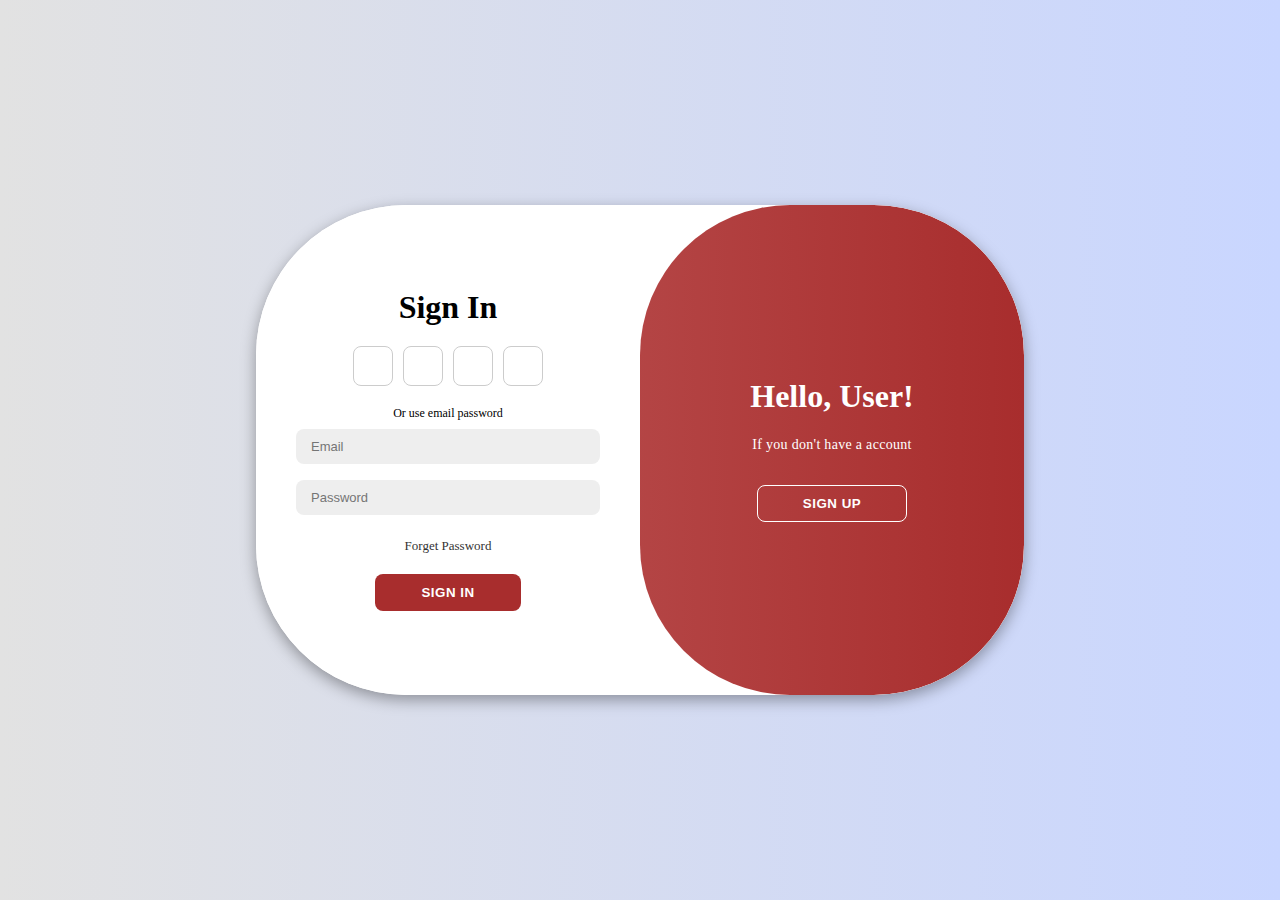
<file: html/login.html>
<!DOCTYPE html>
<html lang="en">

<head>

    <link rel="icon" type="images/png" href="../images/file.png">
    <meta charset="UTF-8">
    <meta name="viewport" content="width=device-width, initial-scale=1.0">
    <title>login page</title>
    <link rel="stylesheet" href="../css/login.css">
    <link rel="stylesheet" href="https://cdnjs.cloudflare.com/ajax/libs/font-awesome/6.6.0/css/all.min.css"
        integrity="sha512-Kc323vGBEqzTmouAECnVceyQqyqdsSiqLQISBL29aUW4U/M7pSPA/gEUZQqv1cwx4OnYxTxve5UMg5GT6L4JJg=="
        crossorigin="anonymous" referrerpolicy="no-referrer" />
</head>

<body>
    <div class="container" id="container">
        <div class="sign-up">
            <form>
                <h1>Create Account</h1>
                <div class="icons">
                    <a href="#" class="icon"><i class="fab fa-facebook"></i></a>
                    <a href="#" class="icon"><i class="fab fa-instagram"></i></a>
                    <a href="#" class="icon"><i class="fab fa-google"></i></a>
                    <a href="#" class="icon"><i class="fab fa-github"></i></a>
                </div>
                <span>Or use email for registration</span>
                <input type="text" placeholder="Name">
                <input type="text" placeholder="Email">
                <input type="password" placeholder="Password">
                <button>Sign Up</button>
            </form>
        </div>
        <div class="sign-in">
            <form>
                <h1>Sign In</h1>
                <div class="icons">
                    <a href="#" class="icon"><i class="fa-brands fa-facebook-f"></i></a>
                    <a href="#" class="icon"><i class="fa-brands fa-instagram"></i></a>
                    <a href="#" class="icon"><i class="fa-brands fa-google"></i></a>
                    <a href="#" class="icon"><i class="fa-brands fa-github"></i></a>
                </div>
                <span>Or use email password</span>
                <input type="text" placeholder="Email">
                <input type="password" placeholder="Password">
                <a>Forget Password</a>
                <button>Sign In</button>
            </form>
        </div>
        <div class="toggle-container">
            <div class="toggle">
                <div class="toggle-panel toggle-left">
                    <h1>Welcome User !</h1>
                    <p>If you already have a account</p>
                    <button class="hidden" id="login">Sign In</button>
                </div>
                <div class="toggle-panel toggle-right">
                    <h1>Hello, User!</h1>
                    <p>If you don't have a account</p>
                    <button class="hidden" id="register">Sign Up</button>
                </div>
            </div>
        </div>
    </div>
    <script src="../js/login.js"></script>
</body>

</html>
</file>
<file: css/login.css>
*{
    margin: 0;
    padding: 0;
    box-sizing: border-box;
}

body{
    background-color: #c9d6ff;
    background:linear-gradient(to right, #e2e2e2, #c9d6ff);
    display: flex;
    align-items: center;
    justify-content: center;
    flex-direction: column;
    height: 100vh;
}

.container{
    background-color: #fff;
    border-radius: 150px;
    box-shadow: 0 5px  15px rgba(0, 0, 0, 0.35);
    position: relative;
    overflow: hidden;
    width: 768px;
    max-width: 100%;
    min-height: 490px;
}

.container p{
    font-size: 14px;
    line-height: 20px;
    letter-spacing: 0.3px;
    margin: 20px 0;
}

.container span{
    font-size: 12px;
}

.container a{
   font-size: 13px;
   text-decoration: none;
   color: #333;
   margin: 15px 0 10px;
}

.container button{
    background-color: #a82d2d;
    color: #fff;
    border: 1px solid transparent;
    border-radius: 8px;
    font-weight: 600;
    letter-spacing: 0.5px;
    text-transform: uppercase;
    margin-top: 10px;
    cursor: pointer;
    padding: 10px 45px;
}

.container button.hidden{
    background-color: transparent;
    border-color: #fff;
}

.container form{
    background-color: #fff;
    display: flex;
    align-items: center;
    justify-content: center;
    flex-direction: column;
    padding: 0 40px;
    height: 100%;
}

.container  input{
    background-color: #eee;
    border: none;
    margin: 8px 0;
    padding: 10px 15px;
    font-size: 13px;
    border-radius: 8px;
    width: 100%;
    outline: none;
}

.sign-up, .sign-in{
    position: absolute;
    top: 0;
    height: 100%;
    transition: all 0.6s ease-in-out;
}

.sign-in{
    left: 0;
    width: 50%;
    z-index: 2;
}

.container.active .sign-in{
    transform: translateX(100%);
}

.sign-up{
    left: 0;
    width: 50%;
    z-index: 1;
    opacity: 0;
}

.container.active .sign-up{
    transform: translateX(100%);
    opacity: 1;
    z-index: 5;
    animation: move 0.6s ;
}

@keyframes move{
    0%, 49.99% {
        opacity: 0;
        z-index: 1;
    }
    50%, 100% {
        opacity: 1;
        z-index: 5;
    }
}

.icons{
    margin: 20px 0;
}

 .icons a{
    border: 1px solid #ccc;
    border-radius: 20%;
    display: inline-flex;
    justify-content: center;
    align-items: center;
    margin: 0 3px;
    width: 40px;
    height: 40px;
} 

.toggle-container{
    position: absolute;
    top: 0;
    left: 50%;
    width: 50%;
    height: 100%;
    overflow: hidden;
    border-radius: 150px;
    z-index: 1000;
    transition: all 0.6s ease-in-out;
}

.container.active .toggle-container{
    transform: translateX(-100%);
    border-radius: 150px;
}

.toggle{
    background-color: #a82d2d;
    height: 100%;
    background: linear-gradient(to right, #c05c5c, #a82d2d);
    color: #fff;
    position: relative;
    left: -100%;
    width: 200%;
    transform: translateX(0);
    transition: all 0.6s ease-in-out;
}

.container.active .toggle{
    transform: translateX(50%);
}

.toggle-panel{
    position: absolute;
    width: 50%;
    height: 100%;
    display: flex;
    align-items: center;
    justify-content: center;
    flex-direction: column;
    padding: 0 30px;
    text-align: center;
    top: 0;
    transform: translateX(0);
    transition: all 0.6s ease-in-out;
}

.toggle-left{
    transform: translateX(-200%);
}

.container.active .toggle-left{
    transform: translateX(0);
}

.toggle-right{
    right: 0;
    transform: translateX(0);
}

.container.active .toggle-right{
    transform: translateX(200%);
}
</file>
